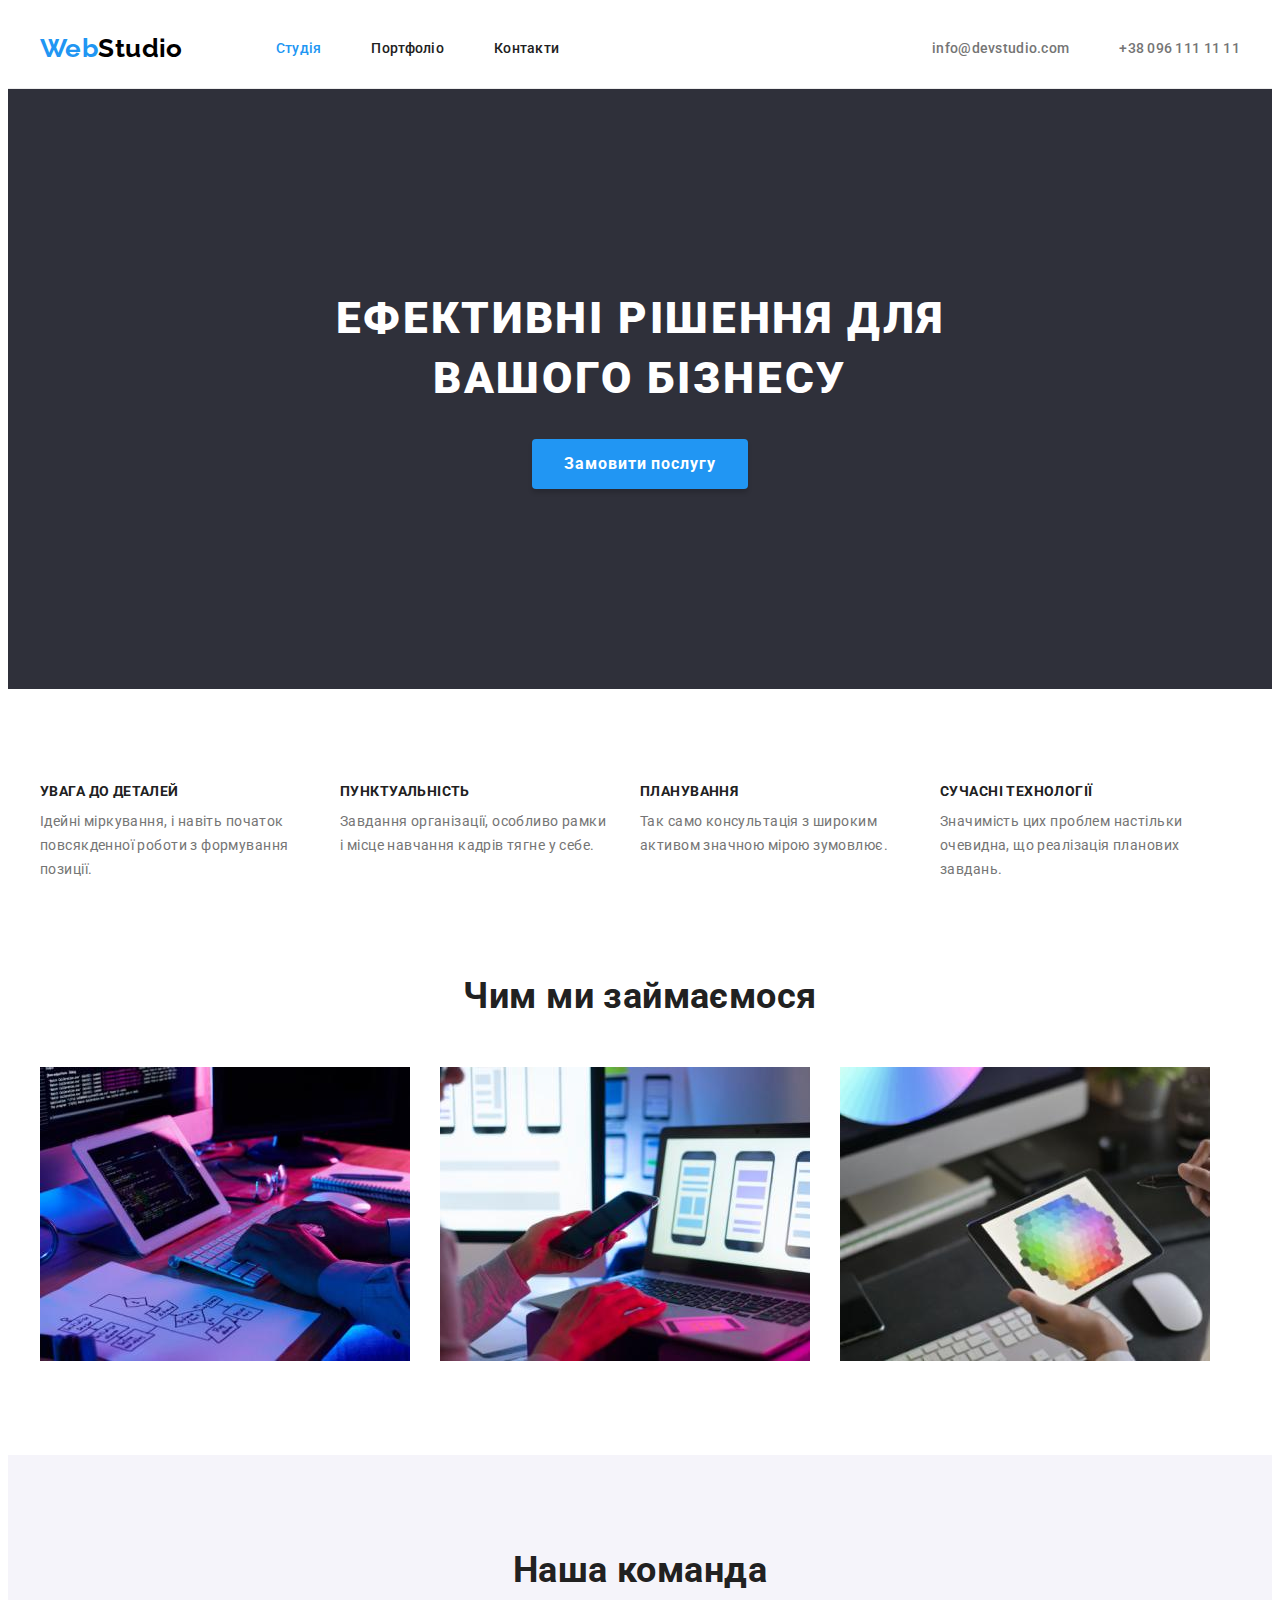
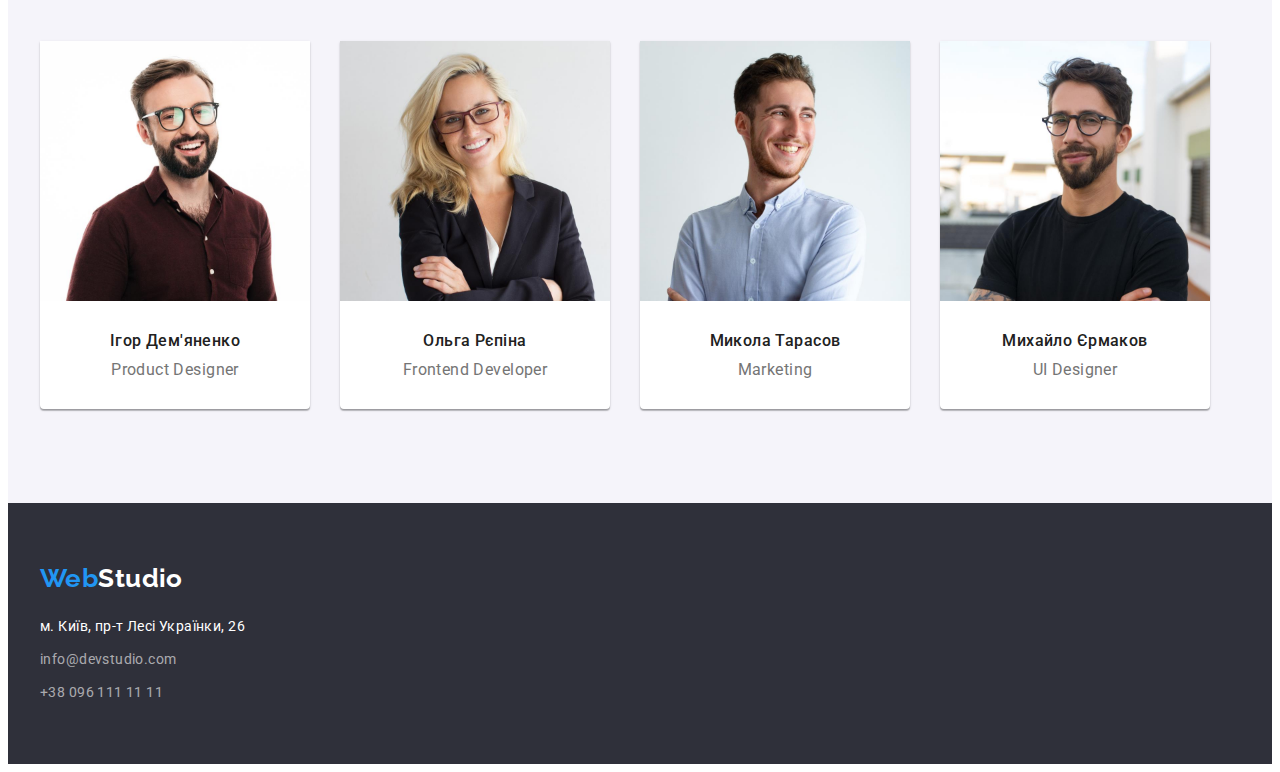
<file: index.html>
<!DOCTYPE html>
<html lang="uk">
  <head>
    <meta charset="UTF-8" />
    <meta http-equiv="X-UA-Compatible" content="IE=edge" />
    <meta name="viewport" content="width=device-width, initial-scale=1.0" />
    <title>Студія</title>
    <link
      rel="stylesheet"
      href="https://cdnjs.cloudflare.com/ajax/libs/modern-normalize/1.1.0/modern-normalize.min.css"
      integrity="sha512-wpPYUAdjBVSE4KJnH1VR1HeZfpl1ub8YT/NKx4PuQ5NmX2tKuGu6U/JRp5y+Y8XG2tV+wKQpNHVUX03MfMFn9Q=="
      crossorigin="anonymous"
      referrerpolicy="no-referrer"
    />
    <link
      href="https://fonts.googleapis.com/css2?family=Raleway:wght@700&family=Roboto:wght@400;500;700;900&display=swap"
      rel="stylesheet"
    />
    <link rel="stylesheet" href="./css/style.css" />
  </head>
  <body>
    <header class="header">
      <div class="container wrapper">
        <nav class="wrapper">
          <a class="logo" href="./index.html"><span>Web</span>Studio</a>

          <ul class="links-nav list wrapper">
            <li class="item"><a class="current link" href="./index.html">Студія</a></li>
            <li class="item"><a class="link" href="./portfolio.html">Портфоліо</a></li>
            <li class="item"><a class="link" href="">Контакти</a></li>
          </ul>
        </nav>

        <ul class="header-contacts list wrapper">
          <li class="item">
            <a class="mail link" href="mailto:info@devstudio.com">info@devstudio.com</a>
          </li>
          <li class="item">
            <a class="tel link" href="tel:+3809611111">+38 096 111 11 11</a>
          </li>
        </ul>
      </div>
    </header>

    <main>
      <section class="hero">
        <div class="container">
          <h1 class="hero-title">Ефективні рішення для вашого бізнесу</h1>
          <button class="btn" type="button">Замовити послугу</button>
        </div>
      </section>

      <section class="features section">
        <div class="container">
          <h2 class="visually-hidden">Особливості</h2>
          <ul class="features-list list">
            <li class="item">
              <h3 class="feature-title">Увага до деталей</h3>
              <p class="feature-text">
                Ідейні міркування, і навіть початок повсякденної роботи з формування позиції.
              </p>
            </li>
            <li class="item">
              <h3 class="feature-title">Пунктуальність</h3>
              <p class="feature-text">
                Завдання організації, особливо рамки і місце навчання кадрів тягне у себе.
              </p>
            </li>
            <li class="item">
              <h3 class="feature-title">Планування</h3>
              <p class="feature-text">
                Так само консультація з широким активом значною мірою зумовлює.
              </p>
            </li>
            <li class="item">
              <h3 class="feature-title">Сучасні технології</h3>
              <p class="feature-text">
                Значимість цих проблем настільки очевидна, що реалізація планових завдань.
              </p>
            </li>
          </ul>
        </div>
      </section>

      <section class="what-we-do section">
        <div class="container">
          <h2 class="what-we-do-title title">Чим ми займаємося</h2>
          <ul class="list">
            <li><img src="images/img1.jpg" alt="coding" width="370" /></li>
            <li><img src="images/img2.jpg" alt="adaptation" width="370" /></li>
            <li><img src="images/img3.jpg" alt="colors" width="370" /></li>
          </ul>
        </div>
      </section>

      <section class="our-team section">
        <div class="container">
          <h2 class="our-team-title title">Наша команда</h2>

          <ul class="list">
            <li class="item">
              <img src="images/product-designer.jpg" alt="Product_Designer" width="270" />
              <div class="our-team-description">
                <h3 class="our-team-name">Ігор Дем'яненко</h3>
                <p class="our-team-job">Product Designer</p>
              </div>
            </li>
            <li class="item">
              <img src="images/frontend-developer.jpg" alt="Frontend_Developer" width="270" />
              <div class="our-team-description">
                <h3 class="our-team-name">Ольга Рєпіна</h3>
                <p class="our-team-job">Frontend Developer</p>
              </div>
            </li>
            <li class="item">
              <img src="images/marketing.jpg" alt="Marketing" width="270" />
              <div class="our-team-description">
                <h3 class="our-team-name">Микола Тарасов</h3>
                <p class="our-team-job">Marketing</p>
              </div>
            </li>
            <li class="item">
              <img src="images/ui-designer.jpg" alt="UI_Designer" width="270" />
              <div class="our-team-description">
                <h3 class="our-team-name">Михайло Єрмаков</h3>
                <p class="our-team-job">UI Designer</p>
              </div>
            </li>
          </ul>
        </div>
      </section>
    </main>

    <footer class="footer">
      <div class="container">
        <div class="footer-content">
          <a class="logo" href="./index.html"><span>Web</span>Studio</a>
          <address class="address">
            <ul>
              <li class="actual-address">
                <a
                  href="https://goo.gl/maps/upMrQp9N94uHzKaN9"
                  target="_blank"
                  rel="noreferrer nofollow noopener"
                  >м. Київ, пр-т Лесі Українки, 26</a
                >
              </li>
              <li class="address-link">
                <a class="mail" href="mailto:info@devstudio.com">info@devstudio.com</a>
              </li>
              <li class="address-link">
                <a class="tel" href="tel:+380961111111">+38 096 111 11 11</a>
              </li>
            </ul>
          </address>
        </div>
      </div>
    </footer>
  </body>
</html>
</file>
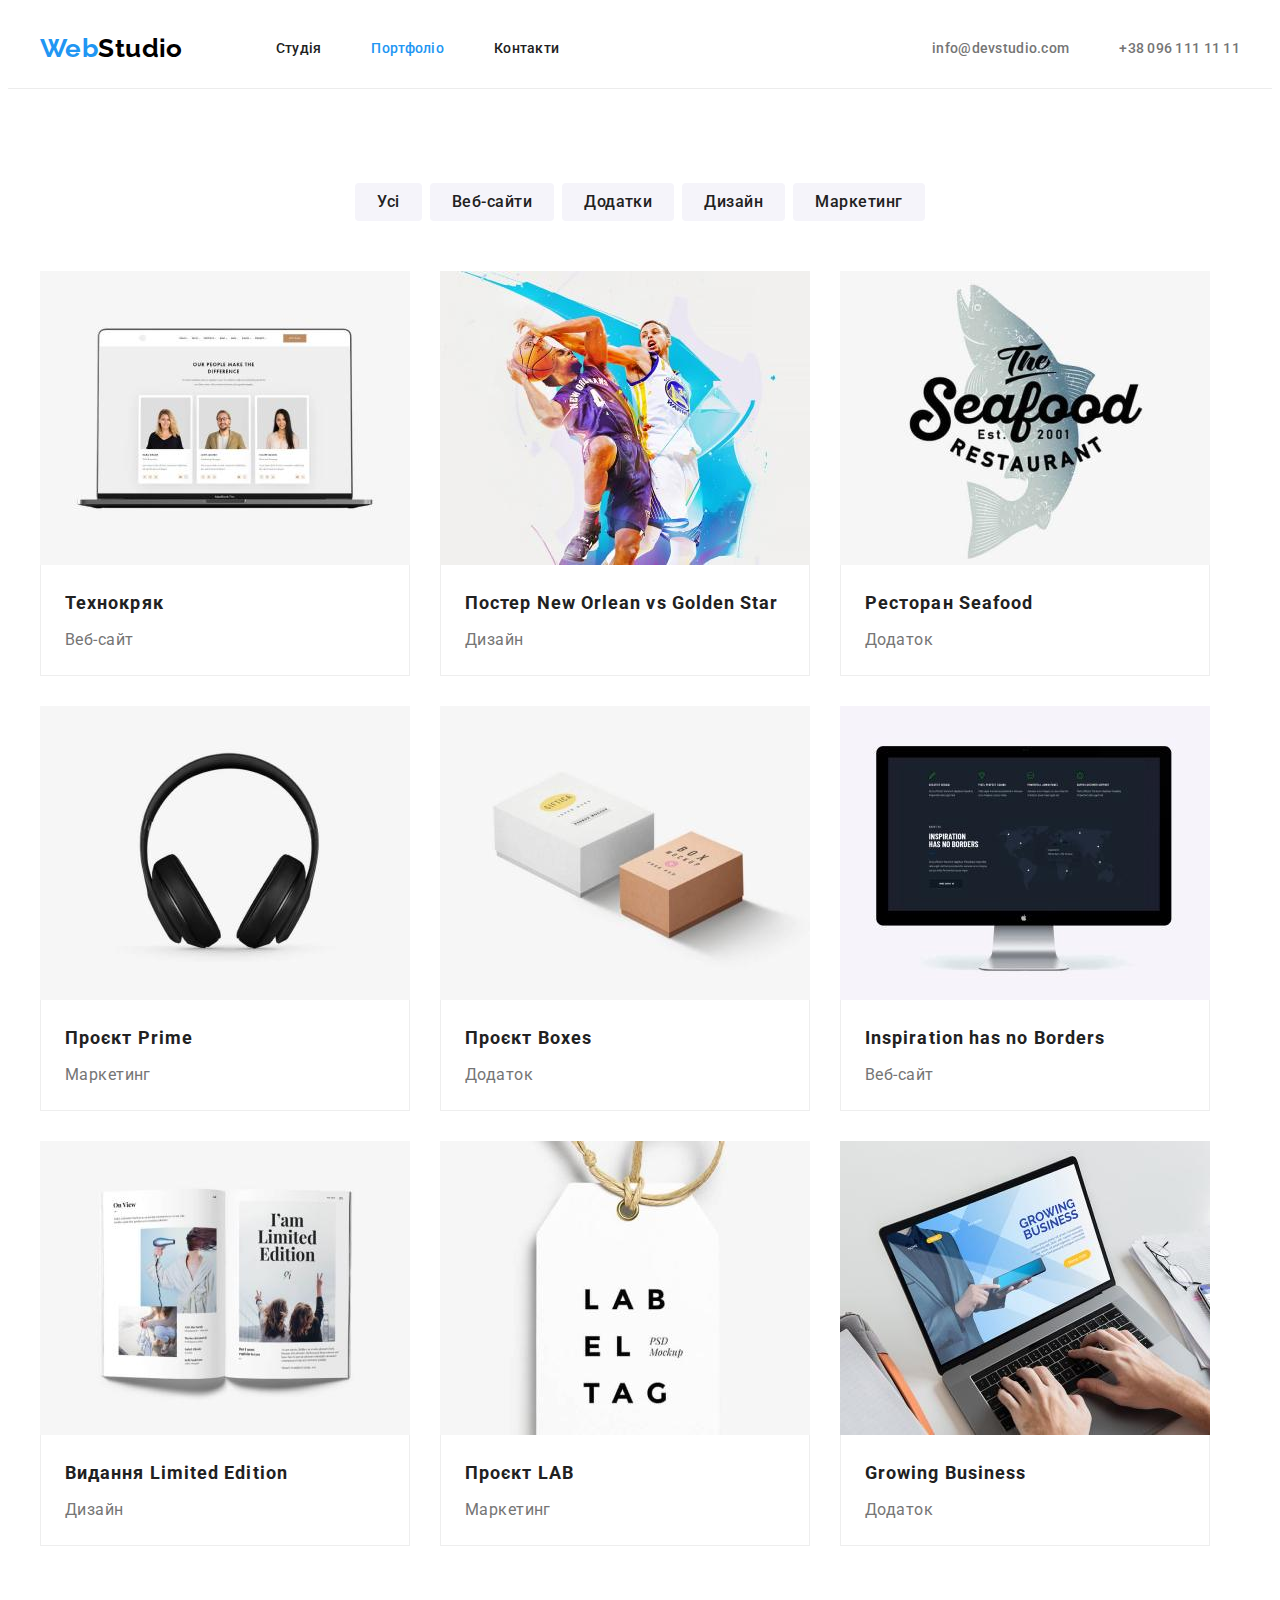
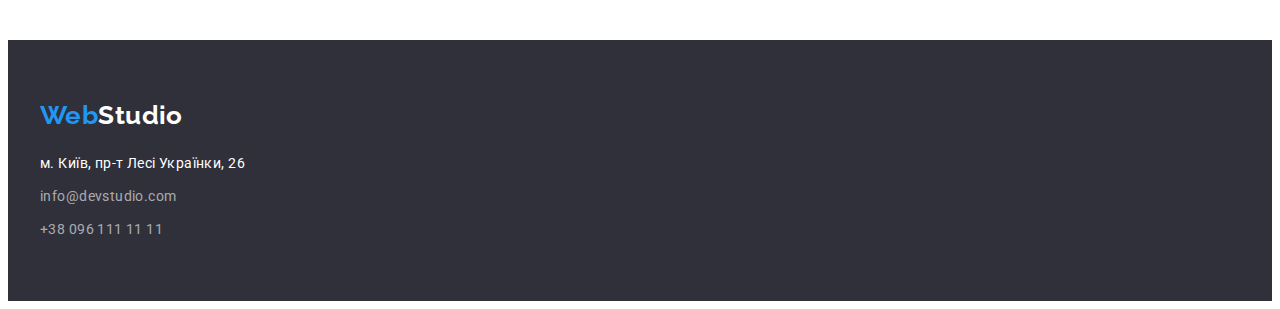
<file: portfolio.html>
<!DOCTYPE html>
<html lang="uk">
  <head>
    <meta charset="UTF-8" />
    <meta http-equiv="X-UA-Compatible" content="IE=edge" />
    <meta name="viewport" content="width=device-width, initial-scale=1.0" />
    <title>Портфоліо</title>
    <link
      rel="stylesheet"
      href="https://cdnjs.cloudflare.com/ajax/libs/modern-normalize/1.1.0/modern-normalize.min.css"
      integrity="sha512-wpPYUAdjBVSE4KJnH1VR1HeZfpl1ub8YT/NKx4PuQ5NmX2tKuGu6U/JRp5y+Y8XG2tV+wKQpNHVUX03MfMFn9Q=="
      crossorigin="anonymous"
      referrerpolicy="no-referrer"
    />
    <link
      href="https://fonts.googleapis.com/css2?family=Raleway:wght@700&family=Roboto:wght@400;500;700;900&display=swap"
      rel="stylesheet"
    />
    <link rel="stylesheet" href="./css/style.css" />
  </head>
  <body>
    <header class="header">
      <div class="container wrapper">
        <nav class="wrapper">
          <a class="logo" href="./index.html"><span>Web</span>Studio</a>

          <ul class="links-nav list wrapper">
            <li class="item"><a class="link" href="./index.html">Студія</a></li>
            <li class="item"><a class="current link" href="./portfolio.html">Портфоліо</a></li>
            <li class="item"><a class="link" href="">Контакти</a></li>
          </ul>
        </nav>

        <ul class="header-contacts list wrapper">
          <li class="item">
            <a class="mail link" href="mailto:info@devstudio.com">info@devstudio.com</a>
          </li>
          <li class="item">
            <a class="tel link" href="tel:+3809611111">+38 096 111 11 11</a>
          </li>
        </ul>
      </div>
    </header>

    <main>
      <section class="section">
        <h1 class="visually-hidden">Портфоліо</h1>
        <div class="container">
          <ul class="filters-btn">
            <li class="item"><button class="filter-btn" type="button">Усі</button></li>
            <li class="item"><button class="filter-btn" type="button">Веб-сайти</button></li>
            <li class="item"><button class="filter-btn" type="button">Додатки</button></li>
            <li class="item"><button class="filter-btn" type="button">Дизайн</button></li>
            <li class="item"><button class="filter-btn" type="button">Маркетинг</button></li>
          </ul>

          <ul class="projects">
            <li class="item">
              <a href="">
                <img src="./images/portfolio-img1.jpg" alt="Веб-сайт Технокряк" width="370" />
                <div class="project-description">
                  <h2 class="project-title">Технокряк</h2>
                  <p class="project-example">Веб-сайт</p>
                </div>
              </a>
            </li>
            <li class="item">
              <a href="">
                <img src="./images/portfolio-img2.jpg" alt="Веб-сайт New Orlean vs Golden Star" width="370" />
                <div class="project-description">
                  <h2 class="project-title">Постер New Orlean vs Golden Star</h2>
                  <p class="project-example">Дизайн</p>
                </div>
              </a>
            </li>
            <li class="item">
              <a href="">
                <img src="./images/portfolio-img3.jpg" alt="Веб-сайт Ресторан Seafood" width="370" />
                <div class="project-description">
                  <h2 class="project-title">Ресторан Seafood</h2>
                  <p class="project-example">Додаток</p>
                </div>
              </a>
            </li>
            <li class="item">
              <a href="">
                <img src="./images/portfolio-img4.jpg" alt="Веб-сайт Проєкт Prime" width="370" />
                <div class="project-description">
                  <h2 class="project-title">Проєкт Prime</h2>
                  <p class="project-example">Маркетинг</p>
                </div>
              </a>
            </li>
            <li class="item">
              <a href="">
                <img src="./images/portfolio-img5.jpg" alt="Веб-сайт Проєкт Boxes" width="370" />
                <div class="project-description">
                  <h2 class="project-title">Проєкт Boxes</h2>
                  <p class="project-example">Додаток</p>
                </div>
              </a>
            </li>
            <li class="item">
              <a href="">
                <img src="./images/portfolio-img6.jpg" alt="Веб-сайт Inspiration has no Borders" width="370" />
                <div class="project-description">
                  <h2 class="project-title">Inspiration has no Borders</h2>
                  <p class="project-example">Веб-сайт</p>
                </div>
              </a>
            </li>
            <li class="item">
              <a href="">
                <img src="./images/portfolio-img7.jpg" alt="Веб-сайт Видання Limited Edition" width="370" />
                <div class="project-description">
                  <h2 class="project-title">Видання Limited Edition</h2>
                  <p class="project-example">Дизайн</p>
                </div>
              </a>
            </li>
            <li class="item">
              <a href="">
                <img src="./images/portfolio-img8.jpg" alt="Веб-сайт Проєкт LAB" width="370" />
                <div class="project-description">
                  <h2 class="project-title">Проєкт LAB</h2>
                  <p class="project-example">Маркетинг</p>
                </div>
              </a>
            </li>
            <li class="item">
              <a href="">
                <img src="./images/portfolio-img9.jpg" alt="Веб-сайт Growing Business" width="370" />
                <div class="project-description">
                  <h2 class="project-title">Growing Business</h2>
                  <p class="project-example">Додаток</p>
                </div>
              </a>
            </li>
          </ul>
        </div>
      </section>
    </main>

    <footer class="footer">
      <div class="container">
        <div class="footer-content">
          <a class="logo" href="./index.html"><span>Web</span>Studio</a>
          <address class="address">
            <ul>
              <li class="actual-address">
                <a
                  href="https://goo.gl/maps/upMrQp9N94uHzKaN9"
                  target="_blank"
                  rel="noreferrer nofollow noopener"
                  >м. Київ, пр-т Лесі Українки, 26</a
                >
              </li>
              <li class="address-link">
                <a class="mail" href="mailto:info@devstudio.com">info@devstudio.com</a>
              </li>
              <li class="address-link">
                <a class="tel" href="tel:+380961111111">+38 096 111 11 11</a>
              </li>
            </ul>
          </address>
        </div>
      </div>
    </footer>
  </body>
</html>
</file>
<file: css/style.css>
/* @import 'node_modules/modern-normalize/modern-normalize.css'; */

/* font-family: 'Raleway', sans-serif; */
/* font-family: 'Roboto', sans-serif; */
:root {
  --main-text-color: #212121;
  --background-color: #ffffff;
  --additional-text-color: #757575;
  --btn-color: #2196f3;
  --btn-active-color: #188ce8;
  --container-color: #eeeeee;
  --logo-text-color: #000000;
  --section-background-color: #f5f4fa;
  --secondary-text-color: #ffffff;
  --footer-text-color: rgba(255, 255, 255, 0.6);
  --main-footer-background-color: #2f303a;
  --line-color: #ececec;
  --secondary-font-family: 'Raleway', sans-serif;
}

.visually-hidden {
  position: absolute;
  width: 1px;
  height: 1px;
  margin: -1px;
  border: 0;
  padding: 0;

  white-space: nowrap;
  clip-path: inset(100%);
  clip: rect(0 0 0 0);
  overflow: hidden;
}

body {
  background-color: var(--background-color);
  font-family: 'Roboto', sans-serif;
  font-size: 14px;
  letter-spacing: 0.03em;
  color: var(--main-text-color);
}

* {
  text-decoration: none;
  list-style-type: none;
}

h1,
h2,
h3,
h4,
h5,
h6,
p,
ul {
  margin: 0;
  padding: 0;
}

img {
  display: block;
  max-width: 100%;
  height: auto;
}

address {
  /* or .footer-address */
  font-style: normal;
}

button {
  display: block;
  cursor: pointer;
  border: none;
  border-radius: 4px;
}

.container {
  /* outline: 2px solid rgb(47, 89, 255); */

  width: 1200px;
  margin: 0 auto;
  padding: 0 15px;
}

.section {
  /* outline: 2px solid red; */
  padding-top: 94px;
  padding-bottom: 94px;
}

.wrapper {
  display: flex;
  align-items: center;
}

/* ---------- HEADER ----------- */
.header {
  border-bottom: 1px solid var(--line-color);
}
.header .link {
  display: block;
  padding-top: 32px;
  padding-bottom: 32px;
}
.header .item:not(:last-child) {
  margin-right: 50px;
}

.logo {
  margin-right: 93px;

  font-family: var(--secondary-font-family);
  font-weight: 700;
  font-size: 26px;
  line-height: 1.19;
  color: var(--logo-text-color);
}

.logo span {
  color: var(--btn-color);
}

.links-nav a,
.header-contacts a {
  font-weight: 500;
  line-height: calc(16 / 14);
  letter-spacing: 0.02em;
}

.links-nav a,
.projects a {
  color: var(--main-text-color);
}

a.current {
  color: var(--btn-color);
}

.links-nav a:hover,
.links-nav a:focus,
.header-contacts a:hover,
.header-contacts a:focus {
  color: var(--btn-color);
}

.header-contacts a {
  color: #757575;
}

.header-contacts {
  margin-left: auto;
}

/* ---------- HERO ----------- */
.hero {
  background-color: var(--main-footer-background-color);
  /* height: 600px; */
  padding: 200px 0;
}

.hero-title {
  width: 696px;
  margin: 0 auto;

  font-weight: 900;
  font-size: 44px;
  line-height: 1.36;
  text-align: center;
  letter-spacing: 0.06em;
  text-transform: uppercase;
  color: var(--secondary-text-color);
}

.btn {
  display: block;
  margin: 0 auto;
  margin-top: 30px;
  align-items: center;
  min-width: 216px;
  padding: 10px 32px;

  background-color: var(--btn-color);
  box-shadow: 0px 4px 4px rgba(0, 0, 0, 0.15);
  border-radius: 4px;
  border: 0;
  font-family: inherit;
  font-weight: 700;
  font-size: 16px;
  line-height: 1.88;
  letter-spacing: 0.06em;
  color: var(--secondary-text-color);
  cursor: pointer;
}

.btn:hover,
.btn:focus {
  background-color: var(--btn-active-color);
}

.title {
  margin-bottom: 50px;

  font-weight: 700;
  font-size: 36px;
  line-height: calc(42 / 36);
  text-align: center;
}

/* ---------- FEATURES ----------- */

.features {
  padding-bottom: 0;
}

.features-list {
  display: flex;
  column-gap: 30px;
}

.features .item {
  max-width: 270px;
}
.feature-title {
  margin-bottom: 10px;

  font-weight: 700;
  font-size: 14px;
  line-height: calc(16 / 14);
  text-transform: uppercase;
}

/* .features .item:not(:last-child) {
  margin-right: 30px;
} */

.feature-text {
  line-height: calc(24 / 14);
  color: var(--additional-text-color);
}

/* ---------- what-we-do ----------- */
.what-we-do .list {
  display: flex;
  column-gap: 30px;
}

/* ---------- OUR-TEAM ----------- */

.our-team {
  background-color: var(--section-background-color);
}

.our-team .list {
  display: flex;
  column-gap: 30px;
}

.our-team .item {
  background-color: var(--background-color);

  box-shadow: 0px 1px 3px rgba(0, 0, 0, 0.12), 0px 1px 1px rgba(0, 0, 0, 0.14),
    0px 2px 1px rgba(0, 0, 0, 0.2);
  border-radius: 0px 0px 4px 4px;
}

.our-team-description {
  padding-top: 30px;
  padding-bottom: 30px;
  text-align: center;
}

.our-team-name {
  margin-bottom: 10px;

  font-size: 16px;
  line-height: calc(19 / 16);
  font-weight: 500;
}

.our-team-job {
  font-size: 16px;
  line-height: calc(19 / 16);
  color: var(--additional-text-color);
}

/* ---------- FILTERS ---------- */

.filters-btn {
  display: flex;
  align-items: center;
  justify-content: center;
  margin-bottom: 50px;
}

.filter-btn {
  display: block;
  padding: 6px 22px;
  /* min-width: 130px; */

  font-family: inherit;
  font-weight: 500;
  font-size: 16px;
  line-height: calc(26 / 16);
  letter-spacing: 0.03em;
  color: var(--main-text-color);
  border: none;
  background-color: var(--section-background-color);
  border-radius: 4px;
  cursor: pointer;
}

.filters-btn .item:not(:last-child) {
  margin-right: 8px;
}

.filter-btn:hover,
.filter-btn:active {
  background-color: var(--btn-color);
  color: var(--secondary-text-color);
}

/* ---------- PROJECTS ---------- */

.projects {
  display: flex;
  flex-wrap: wrap;
  gap: 30px;
}

.project-description {
  padding: 20px 24px;
  border: 1px solid var(--container-color);
  border-top: 0;
}

.project-title {
  display: block;
  margin-bottom: 4px;

  font-weight: 700;
  font-size: 18px;
  line-height: calc(36 / 18);
  letter-spacing: 0.06em;
}

.project-example {
  font-size: 16px;
  line-height: calc(30 / 16);
  color: var(--additional-text-color);
}

/* ---------- FOOTER ---------- */

.footer {
  padding: 60px 0;

  background-color: var(--main-footer-background-color);
}

.footer-content a {
  color: var(--secondary-text-color);
}

.address {
  margin-top: 20px;
  font-style: normal;
  line-height: calc(24 / 14);
}

.address-link {
  margin-top: 9px;
}
.address-link a {
  color: var(--footer-text-color);
}

.address :hover,
.address :focus {
  color: var(--btn-color);
}
</file>
